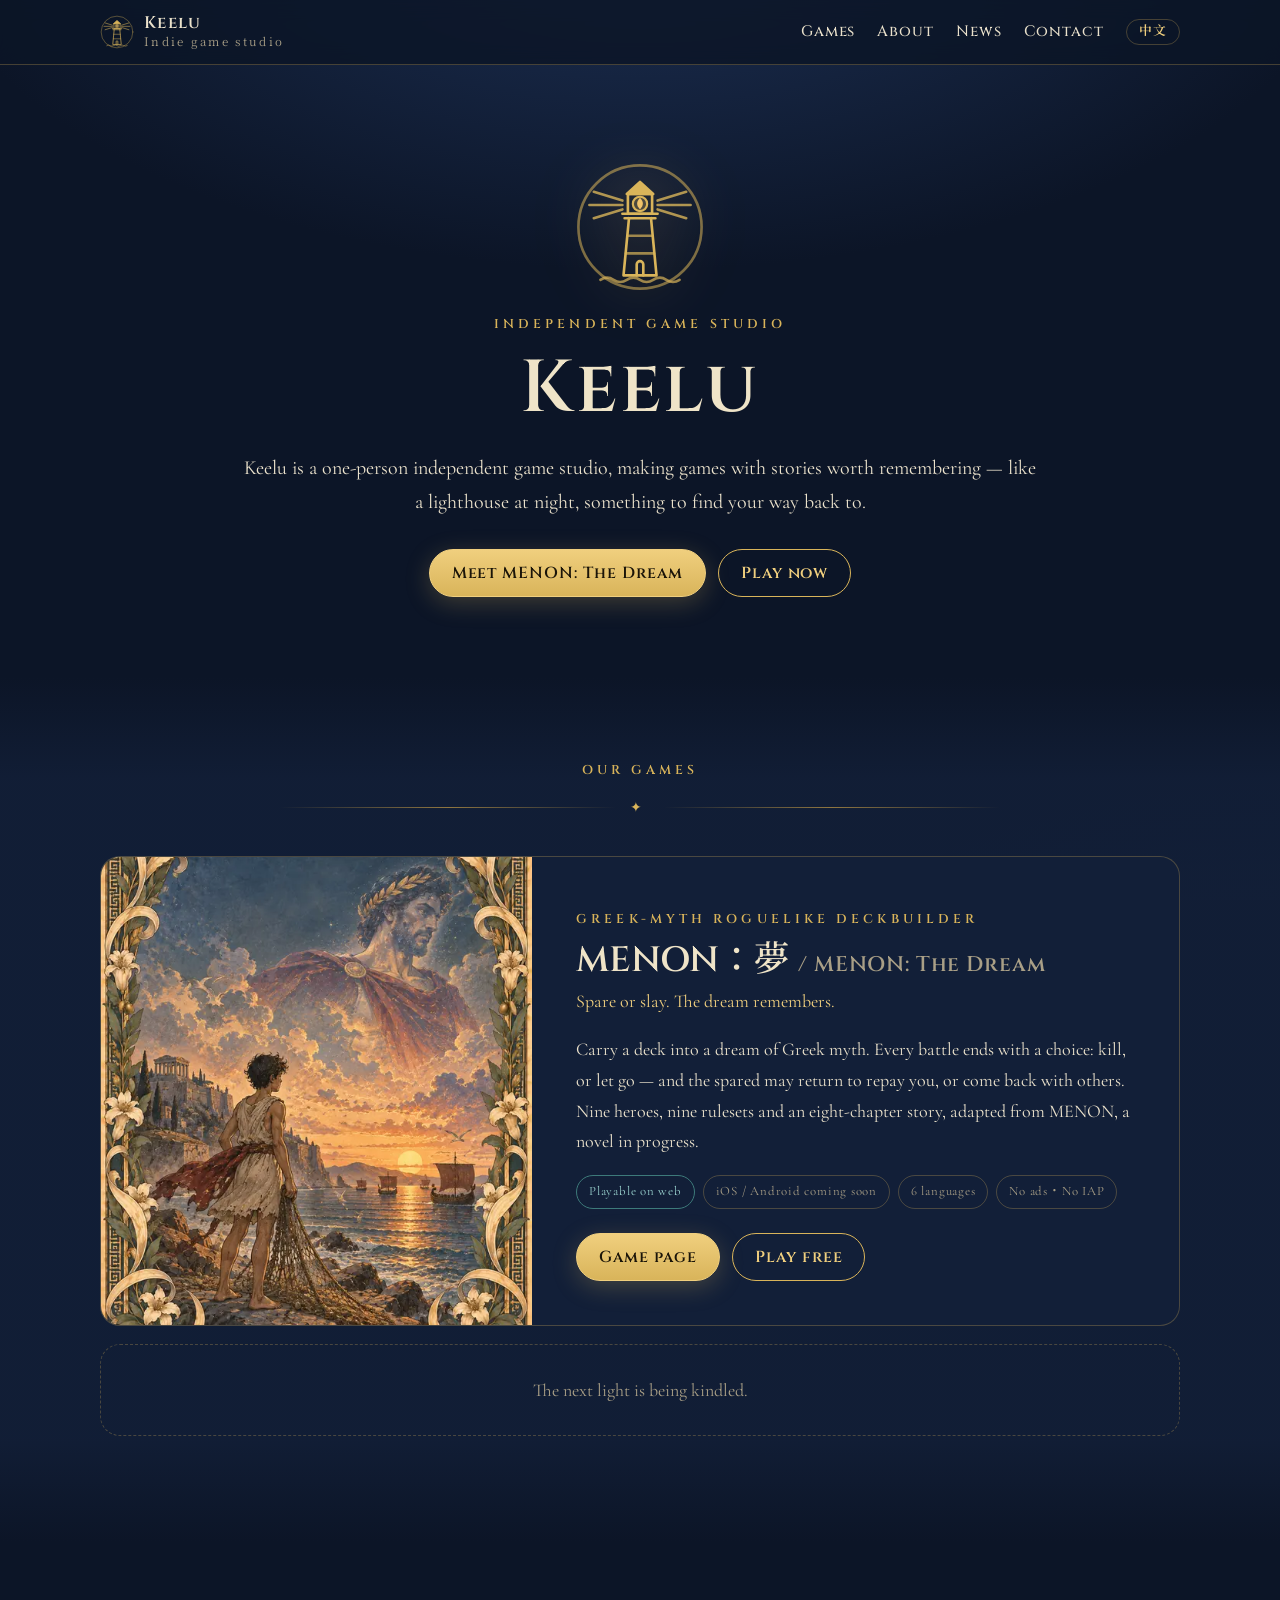
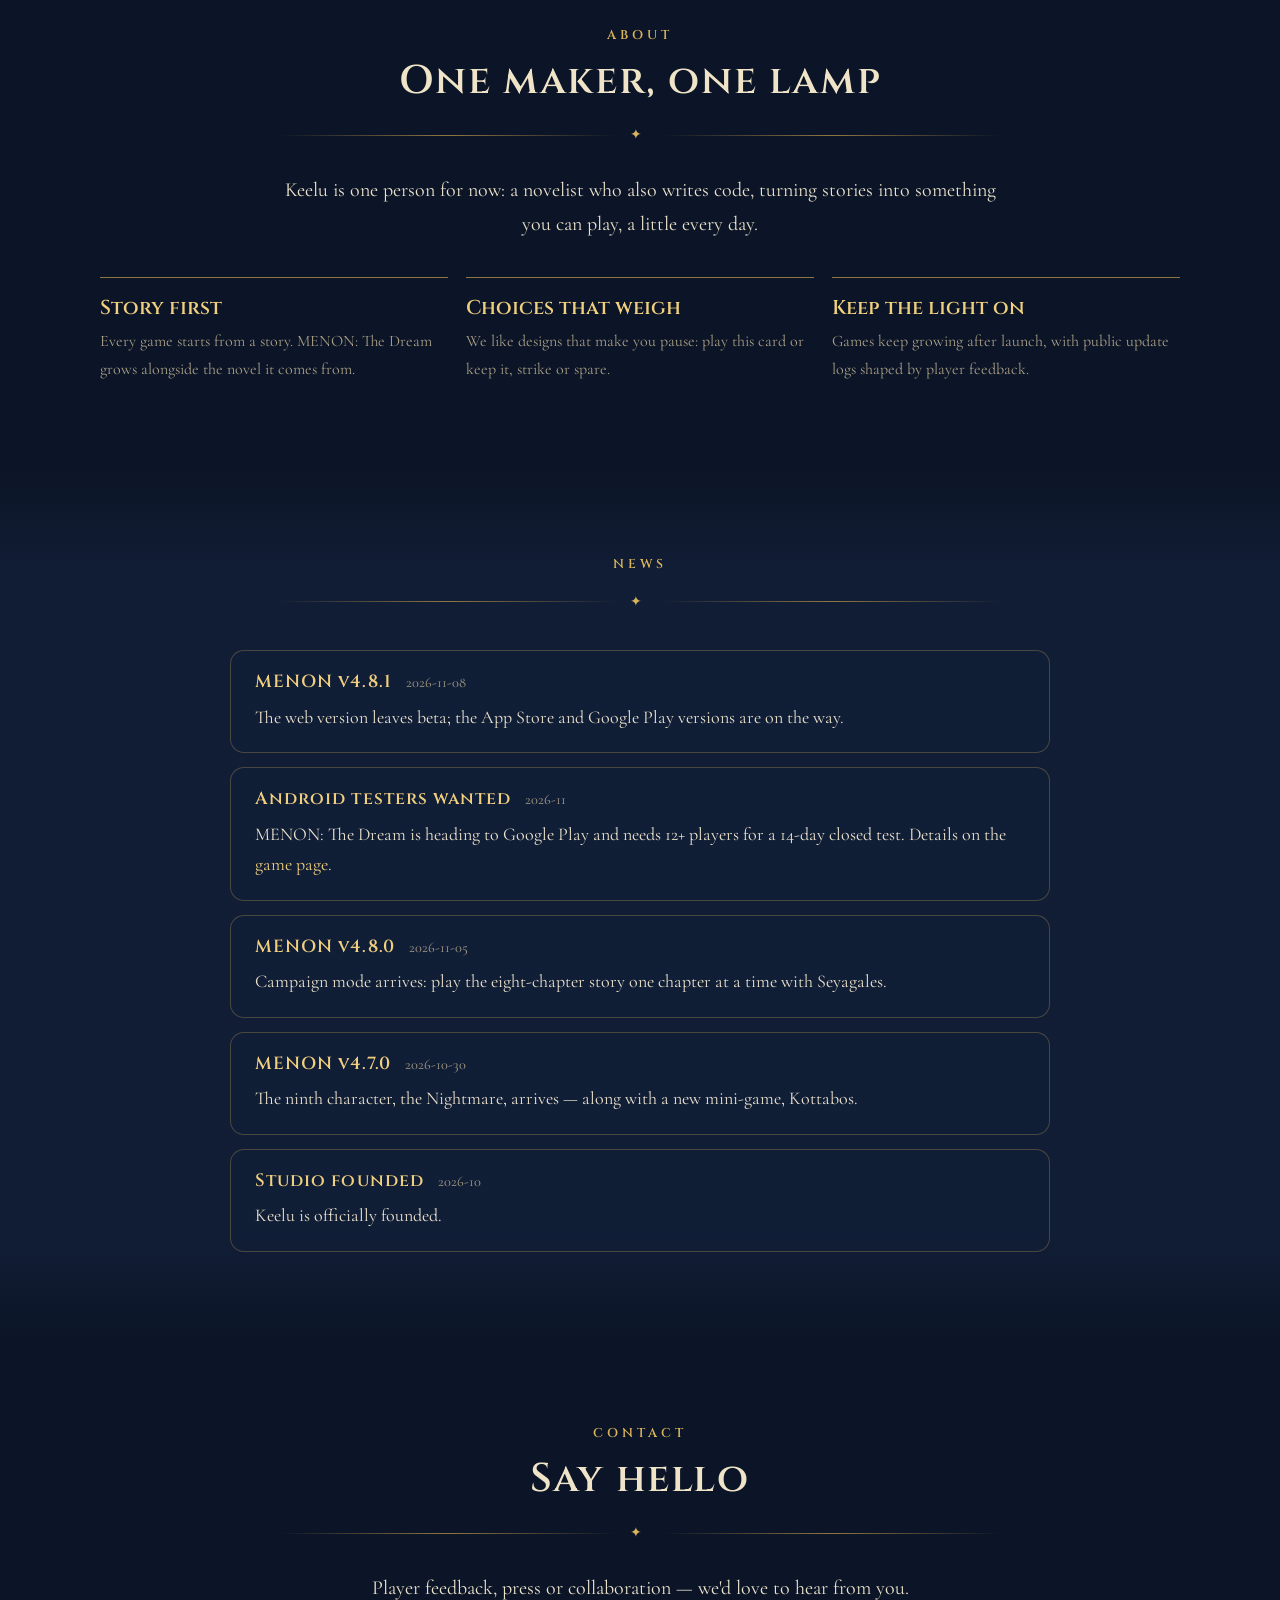
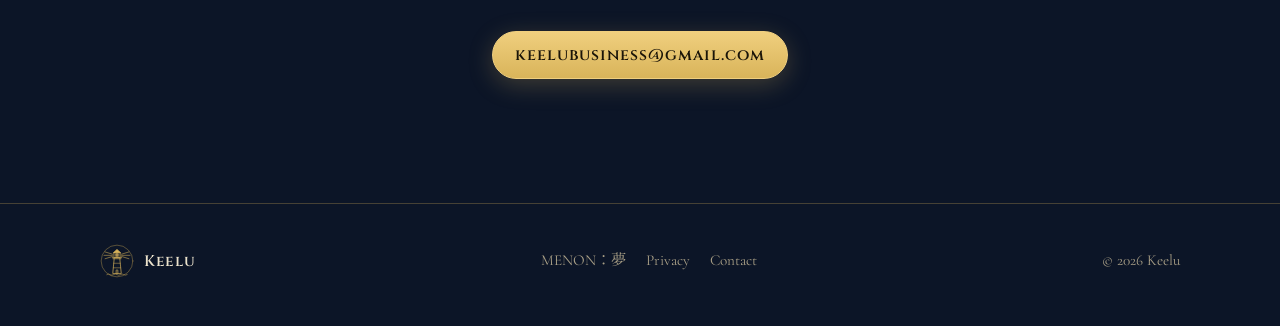
<file: index.html>
<!doctype html>
<html lang="zh-Hant" data-lang="zh" data-title-zh="Keelu 獨立遊戲工作室" data-title-en="Keelu — Independent Game Studio">
<head>
<meta charset="utf-8">
<meta name="viewport" content="width=device-width, initial-scale=1">
<title>Keelu 獨立遊戲工作室</title>
<meta name="description" content="Keelu 是一人獨立遊戲工作室，做有故事的遊戲。首款作品：希臘神話卡牌肉鴿《MENON：夢》，網頁版免費玩。">
<meta name="theme-color" content="#0c1527">
<link rel="icon" href="assets/img/keelu-mark.svg" type="image/svg+xml">
<meta property="og:type" content="website">
<meta property="og:title" content="Keelu">
<meta property="og:description" content="An independent studio making story-driven games. First title: MENON: The Dream, a Greek-myth roguelike deckbuilder. Play free in your browser.">
<meta property="og:image" content="https://tg4424.github.io/assets/img/og-studio.jpg">
<meta property="og:url" content="https://tg4424.github.io/">
<meta name="twitter:card" content="summary_large_image">
<link rel="preconnect" href="https://fonts.googleapis.com">
<link rel="preconnect" href="https://fonts.gstatic.com" crossorigin>
<link href="https://fonts.googleapis.com/css2?family=Cinzel:wght@500;600;700&family=Cormorant+Garamond:ital,wght@0,400;0,500;0,600;1,500&family=Noto+Serif+TC:wght@400;500;700&display=swap" rel="stylesheet">
<link rel="stylesheet" href="assets/css/site.css">
<script defer src="assets/js/site.js"></script>
</head>
<body>
<a class="skip" href="#main"><span lang="zh">跳到內容</span><span lang="en">Skip to content</span></a>

<header class="site-head">
  <div class="wrap">
    <a class="brand" href="./">
      <img src="assets/img/keelu-mark.svg" alt="" width="34" height="34">
      <span>Keelu<small><span lang="zh">獨立遊戲工作室</span><span lang="en">Indie game studio</span></small></span>
    </a>
    <button class="menu-btn" aria-label="Menu" aria-expanded="false"><svg width="24" height="24" viewBox="0 0 24 24" fill="none" stroke="currentColor" stroke-width="2"><path d="M4 7h16M4 12h16M4 17h16"/></svg></button>
    <nav class="nav" aria-label="Main">
      <a href="#games"><span lang="zh">作品</span><span lang="en">Games</span></a>
      <a href="#about"><span lang="zh">關於</span><span lang="en">About</span></a>
      <a href="#news"><span lang="zh">最新消息</span><span lang="en">News</span></a>
      <a href="#contact"><span lang="zh">聯絡</span><span lang="en">Contact</span></a>
      <button class="lang-btn" data-lang-toggle type="button">English</button>
    </nav>
  </div>
</header>

<main id="main">
  <section class="studio-hero">
    <div class="wrap">
      <img class="mark" src="assets/img/keelu-mark.svg" alt="Keelu" width="132" height="132">
      <p class="eyebrow"><span lang="zh">獨立遊戲工作室</span><span lang="en">Independent game studio</span></p>
      <h1>Keelu</h1>
      <p class="lead">
        <span lang="zh">Keelu 是一個人的獨立遊戲工作室。我們想做的，是有故事、值得記住的遊戲——像夜裡的燈塔，讓人找得到回來的路。</span>
        <span lang="en">Keelu is a one-person independent game studio, making games with stories worth remembering — like a lighthouse at night, something to find your way back to.</span>
      </p>
      <div class="btn-row">
        <a class="btn primary" href="games/menon/"><span lang="zh">認識《MENON：夢》</span><span lang="en">Meet MENON: The Dream</span></a>
        <a class="btn" href="https://tg4424.github.io/menon/" target="_blank" rel="noopener"><span lang="zh">直接試玩</span><span lang="en">Play now</span></a>
      </div>
    </div>
  </section>

  <section id="games" class="band">
    <div class="wrap">
      <div class="section-head reveal">
        <p class="eyebrow"><span lang="zh">作品</span><span lang="en">Our games</span></p>
        <div class="orn"><span>✦</span></div>
      </div>

      <article class="game-card reveal">
        <div class="art"><img src="assets/img/title_art.webp" alt="MENON: The Dream key art — a boy on the shore beneath a god in the clouds" loading="lazy" width="560" height="840"></div>
        <div class="body">
          <p class="eyebrow"><span lang="zh">希臘神話・卡牌肉鴿</span><span lang="en">Greek-myth roguelike deckbuilder</span></p>
          <h3>MENON：夢 <span class="muted" style="font-size:.6em;letter-spacing:.04em">/ MENON: The Dream</span></h3>
          <p class="tagline"><span lang="zh">殺或放過，夢會記得。</span><span lang="en">Spare or slay. The dream remembers.</span></p>
          <p>
            <span lang="zh">帶著一副牌走進希臘神話的夢裡。每一場戰鬥的最後都要選擇：殺，還是放過——放過的人可能回來報恩，也可能帶著別人回來。九位角色、九種規則，8 章故事，改編自創作中的小說《米農》。</span>
            <span lang="en">Carry a deck into a dream of Greek myth. Every battle ends with a choice: kill, or let go — and the spared may return to repay you, or come back with others. Nine heroes, nine rulesets and an eight-chapter story, adapted from MENON, a novel in progress.</span>
          </p>
          <div class="chips">
            <span class="chip live"><span lang="zh">網頁版可玩</span><span lang="en">Playable on web</span></span>
            <span class="chip"><span lang="zh">iOS／Android 即將推出</span><span lang="en">iOS / Android coming soon</span></span>
            <span class="chip"><span lang="zh">6 種語言</span><span lang="en">6 languages</span></span>
            <span class="chip"><span lang="zh">沒有廣告・沒有內購</span><span lang="en">No ads・No IAP</span></span>
          </div>
          <div class="btn-row">
            <a class="btn primary" href="games/menon/"><span lang="zh">遊戲介紹</span><span lang="en">Game page</span></a>
            <a class="btn" href="https://tg4424.github.io/menon/" target="_blank" rel="noopener"><span lang="zh">免費試玩</span><span lang="en">Play free</span></a>
          </div>
        </div>
      </article>
      <p class="soon reveal"><span lang="zh">下一盞燈，正在點亮。</span><span lang="en">The next light is being kindled.</span></p>
    </div>
  </section>

  <section id="about">
    <div class="wrap">
      <div class="section-head reveal">
        <p class="eyebrow"><span lang="zh">關於我們</span><span lang="en">About</span></p>
        <h2><span lang="zh">一個人，一盞燈</span><span lang="en">One maker, one lamp</span></h2>
        <div class="orn"><span>✦</span></div>
        <p class="lead" style="margin:0 auto">
          <span lang="zh">Keelu 目前只有一個人：寫小說，也寫程式，每天用零碎的時間把故事做成可以玩的東西。</span>
          <span lang="en">Keelu is one person for now: a novelist who also writes code, turning stories into something you can play, a little every day.</span>
        </p>
      </div>
      <div class="pillars reveal">
        <div>
          <h3><span lang="zh">故事先行</span><span lang="en">Story first</span></h3>
          <p><span lang="zh">每款遊戲都從一個故事開始。《MENON：夢》跟著小說《米農》一起長大。</span><span lang="en">Every game starts from a story. MENON: The Dream grows alongside the novel it comes from.</span></p>
        </div>
        <div>
          <h3><span lang="zh">選擇有重量</span><span lang="en">Choices that weigh</span></h3>
          <p><span lang="zh">我們喜歡讓玩家停下來想一想的設計：這張牌要不要打、這個人要不要放過。</span><span lang="en">We like designs that make you pause: play this card or keep it, strike or spare.</span></p>
        </div>
        <div>
          <h3><span lang="zh">持續點燈</span><span lang="en">Keep the light on</span></h3>
          <p><span lang="zh">遊戲上線後持續更新，並公開更新紀錄，聽玩家的聲音調整。</span><span lang="en">Games keep growing after launch, with public update logs shaped by player feedback.</span></p>
        </div>
      </div>
    </div>
  </section>

  <section id="news" class="band">
    <div class="wrap">
      <div class="section-head reveal">
        <p class="eyebrow"><span lang="zh">最新消息</span><span lang="en">News</span></p>
        <div class="orn"><span>✦</span></div>
      </div>
      <div class="news reveal">
        <article>
          <div class="meta"><span class="ver">MENON v4.8.1</span><time datetime="2026-11-08">2026-11-08</time></div>
          <p style="margin:0"><span lang="zh">網頁版成為正式版，App Store 與 Google Play 上架準備中。</span><span lang="en">The web version leaves beta; the App Store and Google Play versions are on the way.</span></p>
        </article>
        <article>
          <div class="meta"><span class="ver"><span lang="zh">招募 Android 測試員</span><span lang="en">Android testers wanted</span></span><time datetime="2026-11">2026-11</time></div>
          <p style="margin:0"><span lang="zh">《MENON：夢》準備上架 Google Play，需要 12 位以上的玩家參加 14 天封閉測試。詳情請見 <a href="games/menon/#test">遊戲頁</a>。</span><span lang="en">MENON: The Dream is heading to Google Play and needs 12+ players for a 14-day closed test. Details on the <a href="games/menon/#test">game page</a>.</span></p>
        </article>
        <article>
          <div class="meta"><span class="ver">MENON v4.8.0</span><time datetime="2026-11-05">2026-11-05</time></div>
          <p style="margin:0"><span lang="zh">故事多了「戰役」模式：跟著 Seyagales 把 8 章一章一章打過去。</span><span lang="en">Campaign mode arrives: play the eight-chapter story one chapter at a time with Seyagales.</span></p>
        </article>
        <article>
          <div class="meta"><span class="ver">MENON v4.7.0</span><time datetime="2026-10-30">2026-10-30</time></div>
          <p style="margin:0"><span lang="zh">第九位角色「夢魘」登場，還有新的小遊戲「科塔博斯」。</span><span lang="en">The ninth character, the Nightmare, arrives — along with a new mini-game, Kottabos.</span></p>
        </article>
        <article>
          <div class="meta"><span class="ver"><span lang="zh">工作室成立</span><span lang="en">Studio founded</span></span><time datetime="2026-10">2026-10</time></div>
          <p style="margin:0"><span lang="zh">Keelu 工作室正式成立。</span><span lang="en">Keelu is officially founded.</span></p>
        </article>
      </div>
    </div>
  </section>

  <section id="contact">
    <div class="wrap" style="text-align:center">
      <div class="section-head reveal">
        <p class="eyebrow"><span lang="zh">聯絡</span><span lang="en">Contact</span></p>
        <h2><span lang="zh">來信、合作、媒體</span><span lang="en">Say hello</span></h2>
        <div class="orn"><span>✦</span></div>
        <p class="lead" style="margin:0 auto 26px"><span lang="zh">玩家回饋、媒體採訪或合作邀約，都歡迎寫信給我們。</span><span lang="en">Player feedback, press or collaboration — we'd love to hear from you.</span></p>
        <a class="btn primary" href="mailto:keelubusiness@gmail.com">keelubusiness@gmail.com</a>
      </div>
      <div class="socials reveal" data-social-group style="margin-top:28px">
        <a data-social="x" hidden target="_blank" rel="noopener">X</a>
        <a data-social="instagram" hidden target="_blank" rel="noopener">Instagram</a>
        <a data-social="threads" hidden target="_blank" rel="noopener">Threads</a>
        <a data-social="discord" hidden target="_blank" rel="noopener">Discord</a>
      </div>
    </div>
  </section>
</main>

<footer class="site-foot">
  <div class="wrap">
    <a class="brand" href="./"><img src="assets/img/keelu-mark.svg" alt="" width="28" height="28"><span>Keelu</span></a>
    <div class="foot-links">
      <a href="games/menon/">MENON：夢</a>
      <a href="https://tg4424.github.io/menon/privacy.html" target="_blank" rel="noopener"><span lang="zh">隱私權政策</span><span lang="en">Privacy</span></a>
      <a href="mailto:keelubusiness@gmail.com"><span lang="zh">聯絡我們</span><span lang="en">Contact</span></a>
    </div>
    <div>© <span data-year>2026</span> Keelu</div>
  </div>
</footer>
</body>
</html>
</file>
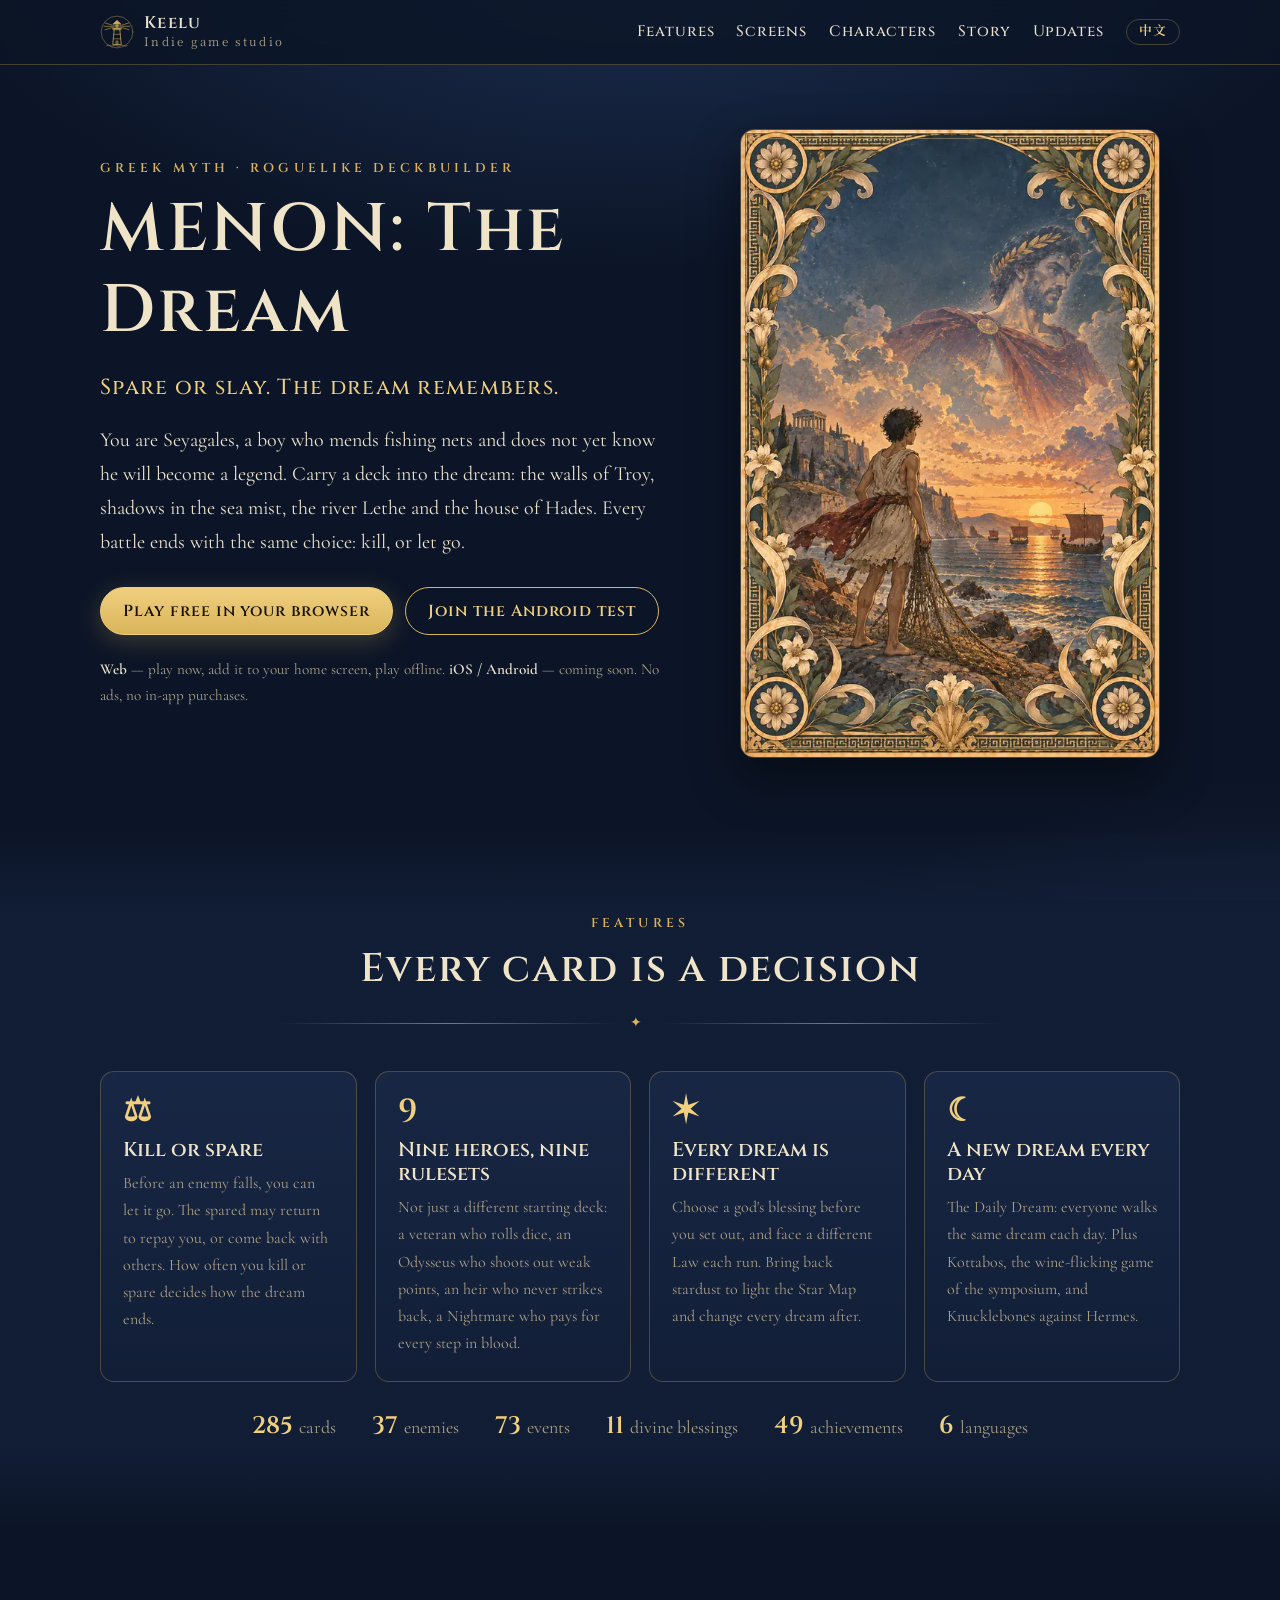
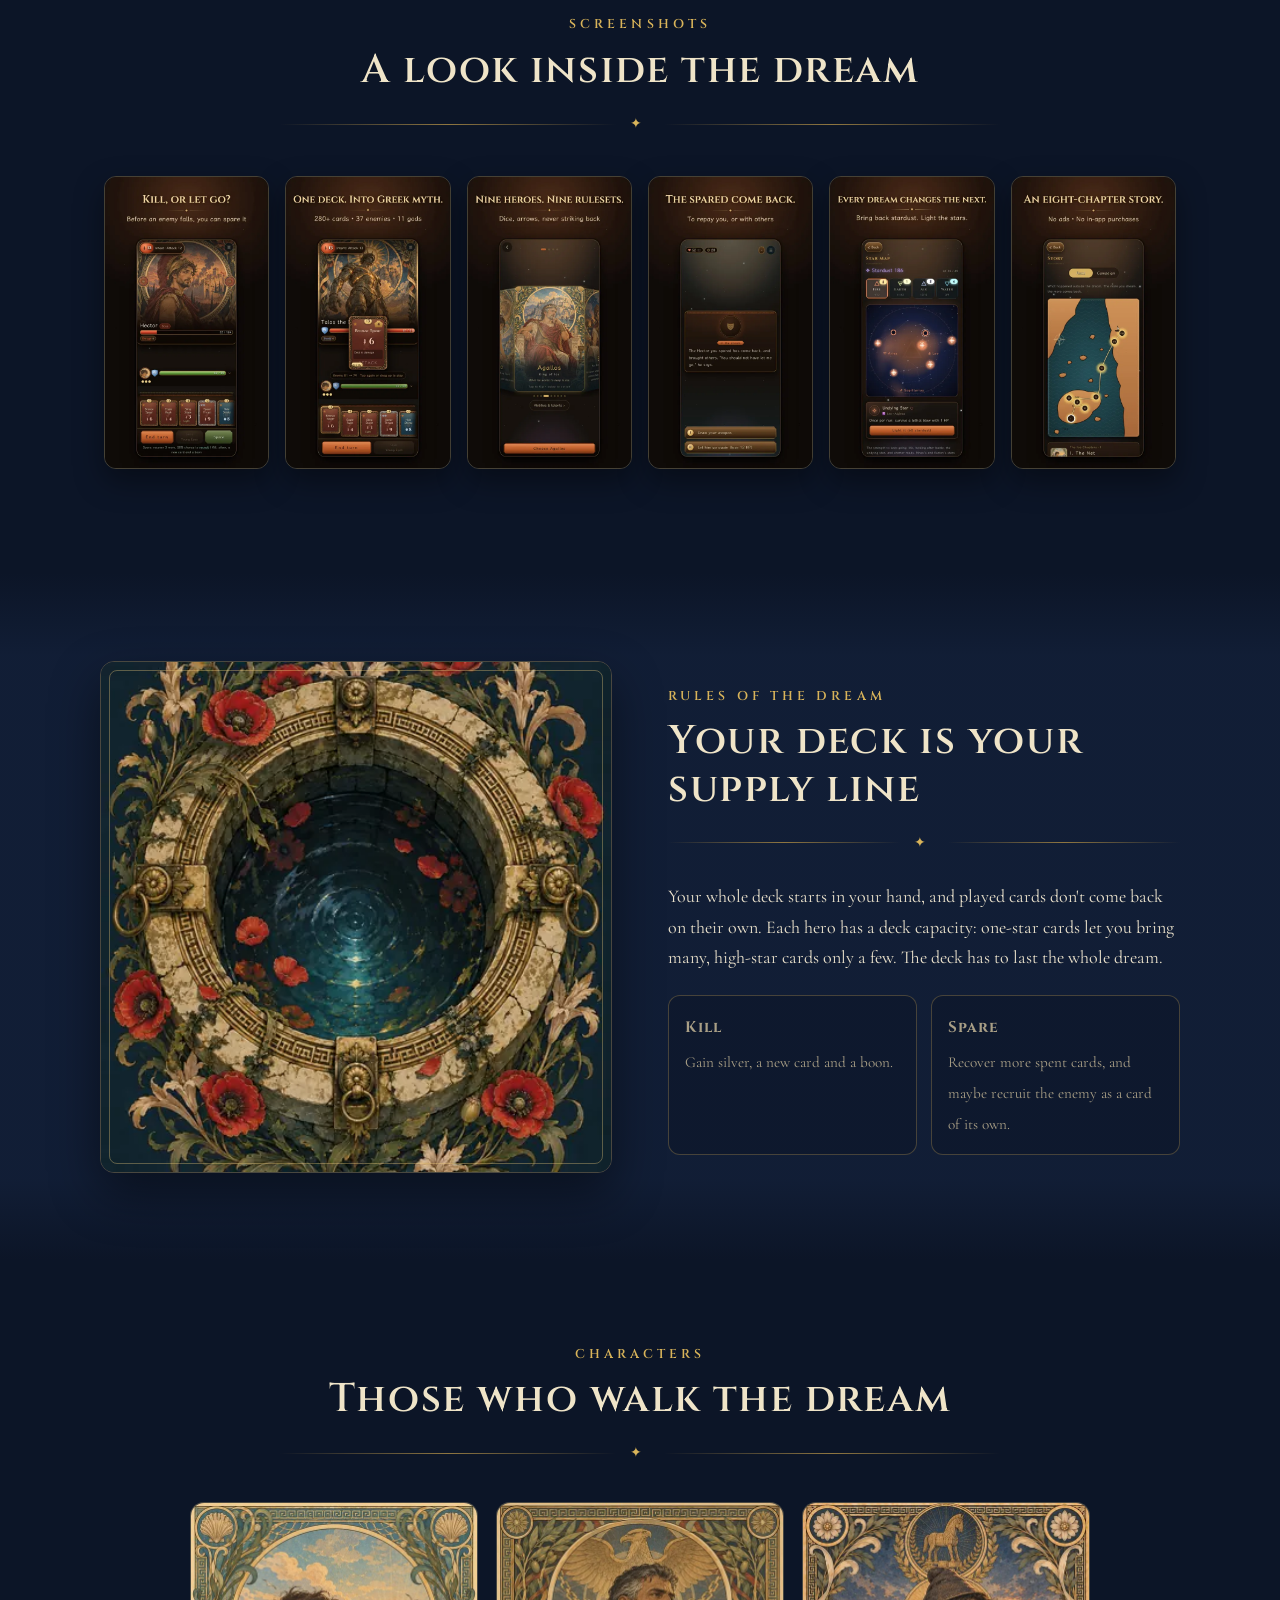
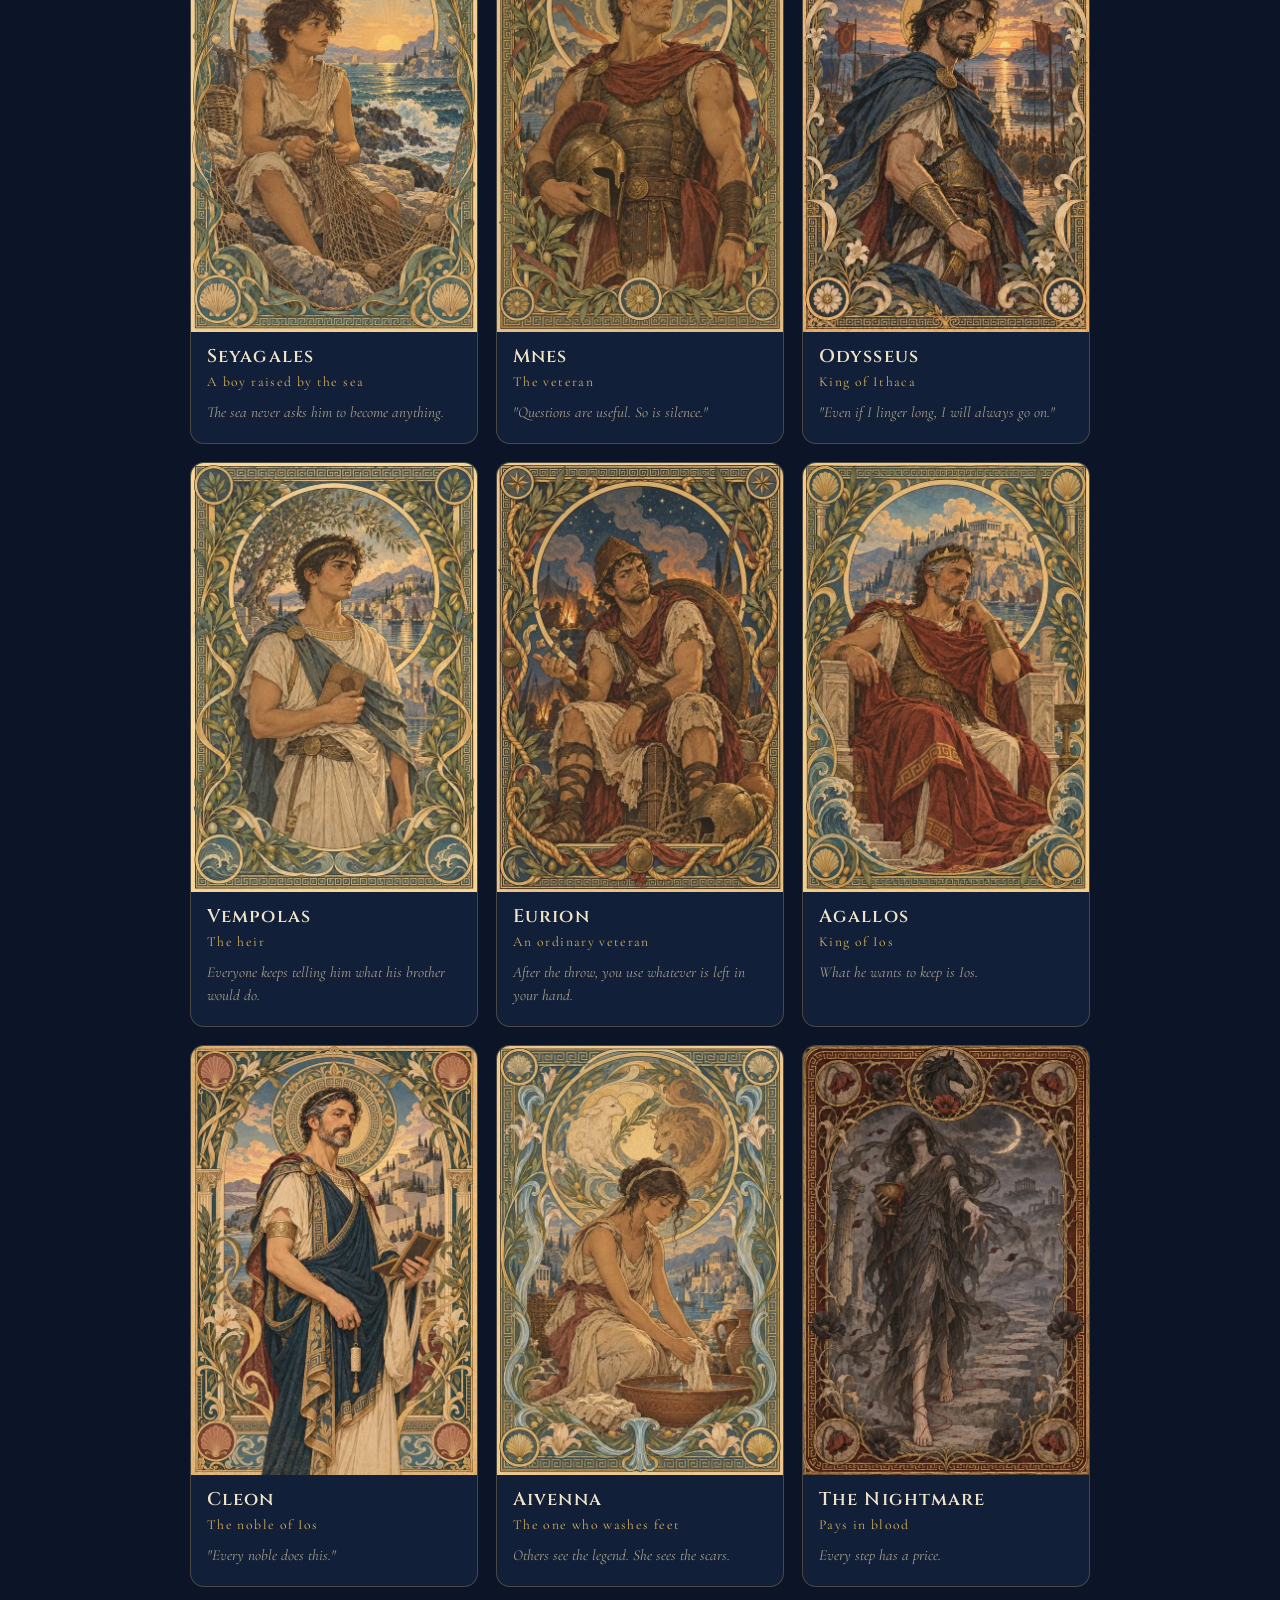
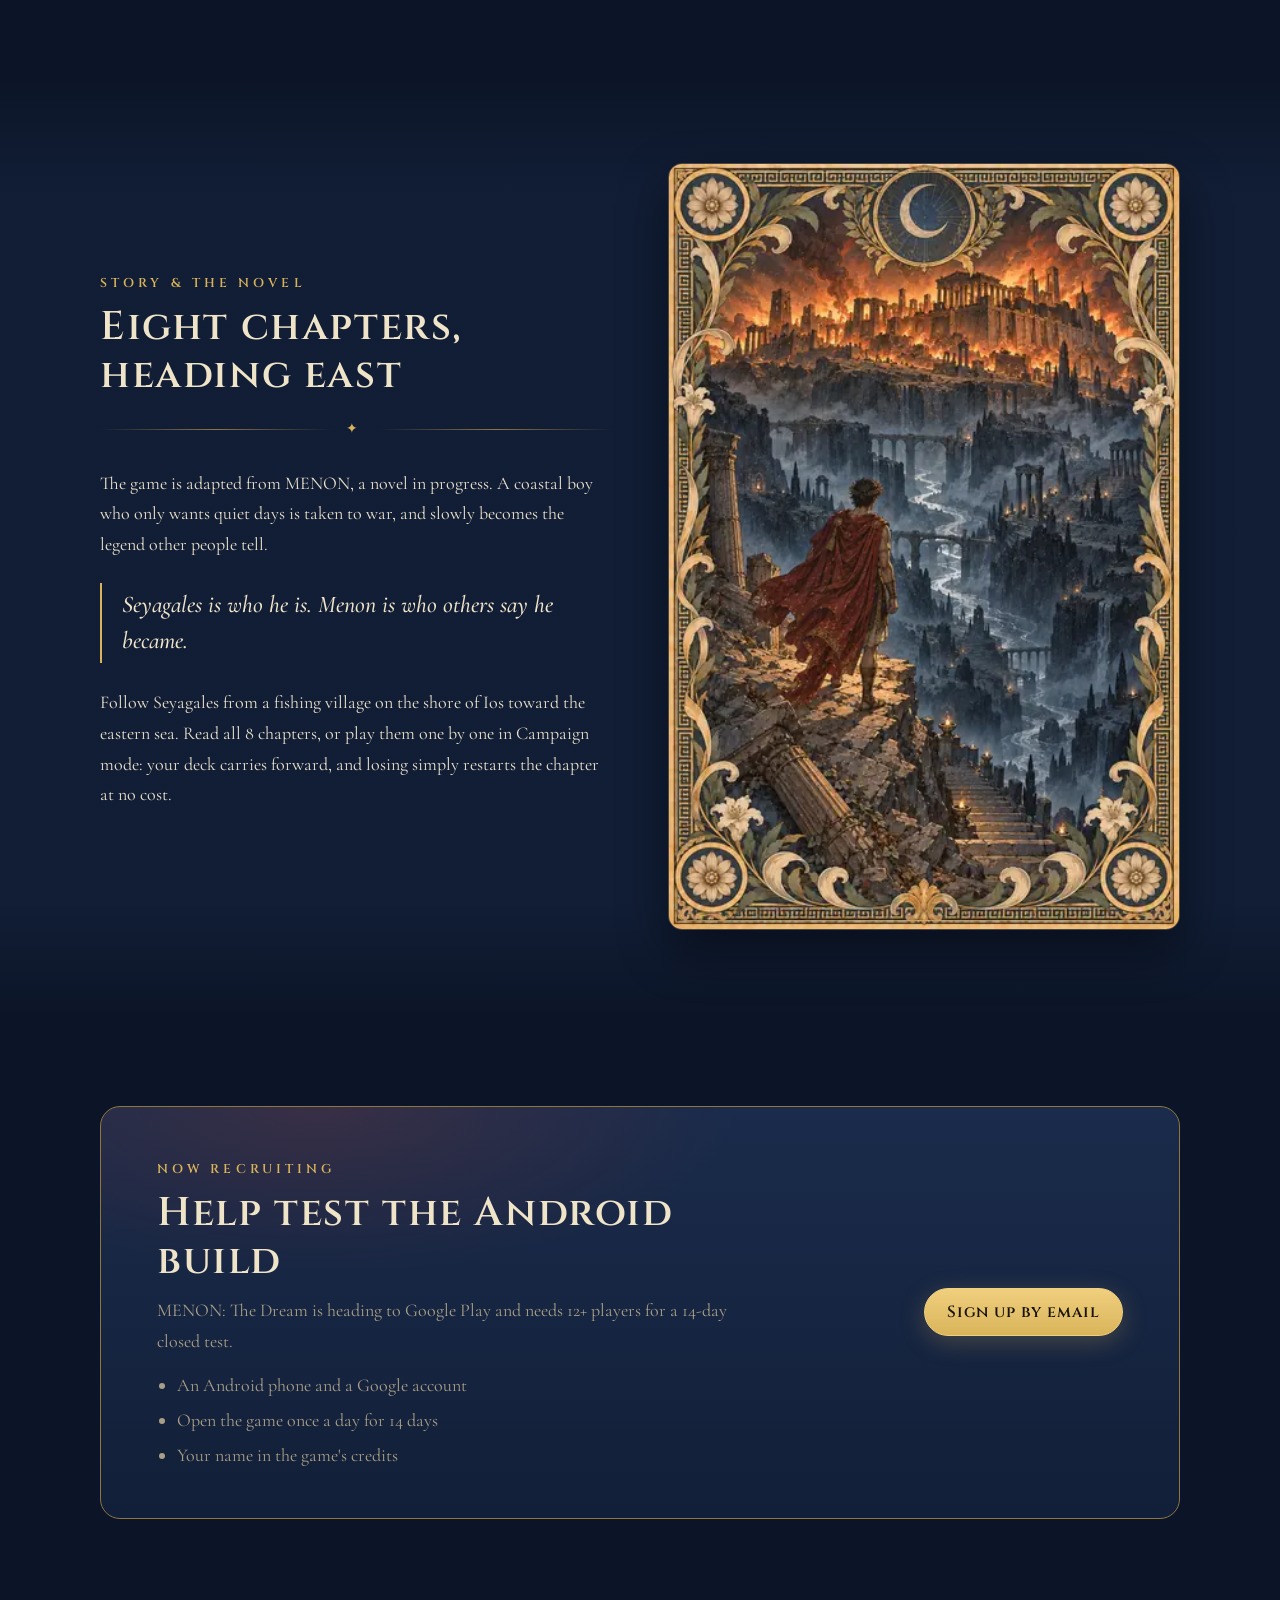
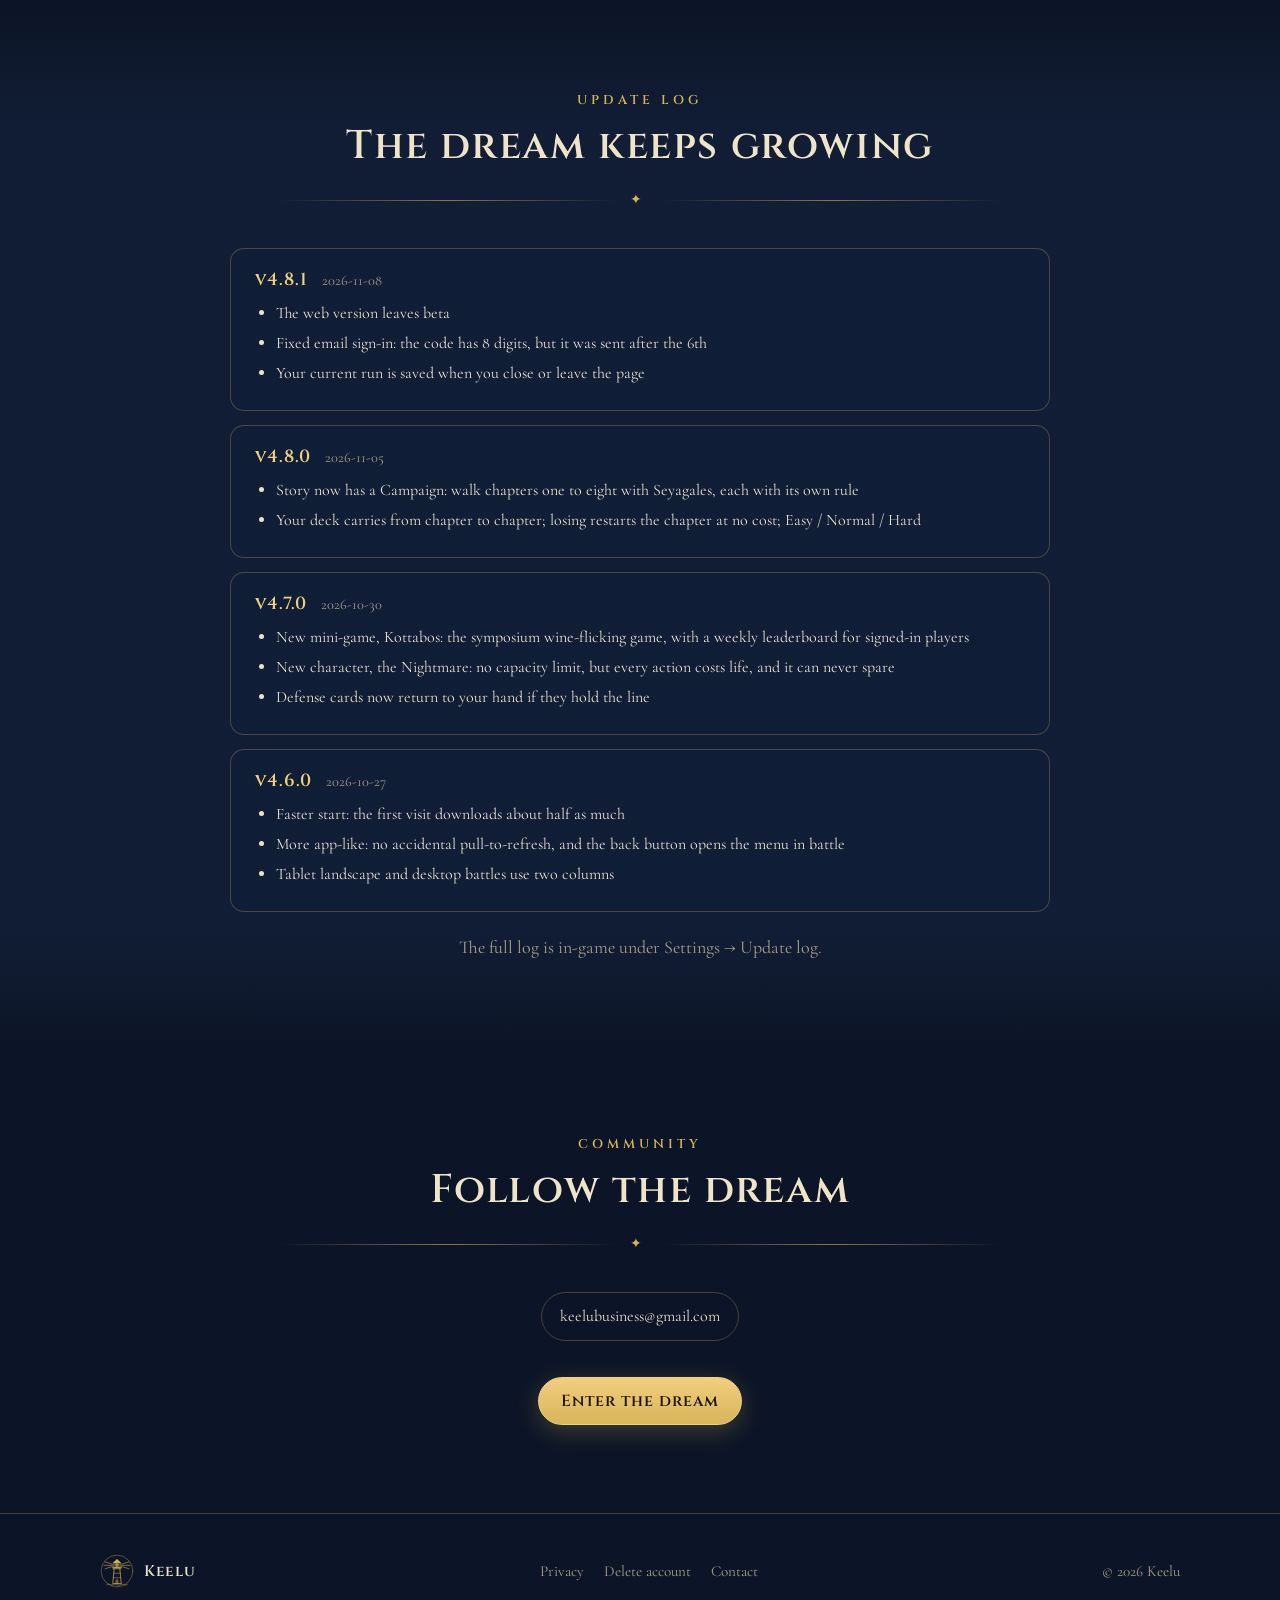
<file: games/menon/index.html>
<!doctype html>
<html lang="zh-Hant" data-lang="zh" data-title-zh="MENON：夢｜希臘神話卡牌肉鴿" data-title-en="MENON: The Dream — a Greek-myth roguelike deckbuilder">
<head>
<meta charset="utf-8">
<meta name="viewport" content="width=device-width, initial-scale=1">
<title>MENON：夢｜希臘神話卡牌肉鴿</title>
<meta name="description" content="《MENON：夢》是希臘神話的卡牌肉鴿：每場戰鬥的最後，都要選擇殺，還是放過。九位角色、九種規則，網頁版免費玩，沒有廣告、沒有內購。">
<meta name="theme-color" content="#0c1527">
<link rel="icon" href="../../assets/img/menon-favicon-32.png" type="image/png">
<link rel="apple-touch-icon" href="../../assets/img/menon-icon-180.png">
<meta property="og:type" content="website">
<meta property="og:title" content="MENON: The Dream">
<meta property="og:description" content="A Greek-myth roguelike deckbuilder. Spare or slay — the dream remembers. Play free in your browser. No ads, no in-app purchases.">
<meta property="og:image" content="https://tg4424.github.io/assets/img/og-menon.jpg">
<meta property="og:url" content="https://tg4424.github.io/games/menon/">
<meta name="twitter:card" content="summary_large_image">
<link rel="preconnect" href="https://fonts.googleapis.com">
<link rel="preconnect" href="https://fonts.gstatic.com" crossorigin>
<link href="https://fonts.googleapis.com/css2?family=Cinzel:wght@500;600;700&family=Cormorant+Garamond:ital,wght@0,400;0,500;0,600;1,500&family=Noto+Serif+TC:wght@400;500;700&display=swap" rel="stylesheet">
<link rel="stylesheet" href="../../assets/css/site.css">
<script defer src="../../assets/js/site.js"></script>
</head>
<body>
<a class="skip" href="#main"><span lang="zh">跳到內容</span><span lang="en">Skip to content</span></a>

<header class="site-head">
  <div class="wrap">
    <a class="brand" href="../../">
      <img src="../../assets/img/keelu-mark.svg" alt="" width="34" height="34">
      <span>Keelu<small><span lang="zh">獨立遊戲工作室</span><span lang="en">Indie game studio</span></small></span>
    </a>
    <button class="menu-btn" aria-label="Menu" aria-expanded="false"><svg width="24" height="24" viewBox="0 0 24 24" fill="none" stroke="currentColor" stroke-width="2"><path d="M4 7h16M4 12h16M4 17h16"/></svg></button>
    <nav class="nav" aria-label="Main">
      <a href="#features"><span lang="zh">特色</span><span lang="en">Features</span></a>
      <a href="#shots"><span lang="zh">畫面</span><span lang="en">Screens</span></a>
      <a href="#characters"><span lang="zh">角色</span><span lang="en">Characters</span></a>
      <a href="#story"><span lang="zh">故事</span><span lang="en">Story</span></a>
      <a href="#updates"><span lang="zh">更新</span><span lang="en">Updates</span></a>
      <button class="lang-btn" data-lang-toggle type="button">English</button>
    </nav>
  </div>
</header>

<main id="main">
  <!-- HERO -->
  <section class="hero">
    <div class="wrap hero-grid">
      <div>
        <p class="eyebrow"><span lang="zh">希臘神話・卡牌肉鴿</span><span lang="en">Greek myth · Roguelike deckbuilder</span></p>
        <h1><span lang="zh">MENON：夢</span><span lang="en">MENON: The Dream</span></h1>
        <p class="sub"><span lang="zh">殺或放過，夢會記得。</span><span lang="en">Spare or slay. The dream remembers.</span></p>
        <p class="lead">
          <span lang="zh">你是補網的少年 Seyagales，還不知道自己會成為傳說。你帶著一副牌走進夢裡：特洛伊的城牆、海霧中的影子、忘川與冥府。每一場戰鬥的最後，都要做同一個選擇——殺，還是放過。</span>
          <span lang="en">You are Seyagales, a boy who mends fishing nets and does not yet know he will become a legend. Carry a deck into the dream: the walls of Troy, shadows in the sea mist, the river Lethe and the house of Hades. Every battle ends with the same choice: kill, or let go.</span>
        </p>
        <div class="btn-row">
          <a class="btn primary" href="https://tg4424.github.io/menon/" target="_blank" rel="noopener"><span lang="zh">免費試玩（網頁版）</span><span lang="en">Play free in your browser</span></a>
          <a class="btn" href="#test"><span lang="zh">報名 Android 測試</span><span lang="en">Join the Android test</span></a>
        </div>
        <p class="platforms">
          <span lang="zh"><b>網頁版</b>現在就能玩，手機可加到主畫面，離線也能玩。<b>iOS／Android</b> 即將推出。沒有廣告，沒有內購。</span>
          <span lang="en"><b>Web</b> — play now, add it to your home screen, play offline. <b>iOS / Android</b> — coming soon. No ads, no in-app purchases.</span>
        </p>
      </div>
      <div class="hero-art frame">
        <img src="../../assets/img/title_art.webp" alt="A boy stands on a Bronze Age shore at sunset while a god's face forms in the clouds" width="560" height="840">
      </div>
    </div>
  </section>

  <!-- FEATURES -->
  <section id="features" class="band">
    <div class="wrap">
      <div class="section-head reveal">
        <p class="eyebrow"><span lang="zh">遊戲特色</span><span lang="en">Features</span></p>
        <h2><span lang="zh">每一張牌，都要想清楚</span><span lang="en">Every card is a decision</span></h2>
        <div class="orn"><span>✦</span></div>
      </div>
      <div class="features reveal">
        <div class="feature">
          <div class="num">⚖</div>
          <h3><span lang="zh">殺或放過</span><span lang="en">Kill or spare</span></h3>
          <p><span lang="zh">敵人倒下之前，你可以放過牠。放過的人可能回來報恩，也可能帶著別人回來；你殺與放的次數，決定這場夢怎麼結束。</span><span lang="en">Before an enemy falls, you can let it go. The spared may return to repay you, or come back with others. How often you kill or spare decides how the dream ends.</span></p>
        </div>
        <div class="feature">
          <div class="num">9</div>
          <h3><span lang="zh">九位角色，九種規則</span><span lang="en">Nine heroes, nine rulesets</span></h3>
          <p><span lang="zh">不只是換一套起始牌組：擲骰出牌的老兵、找弱點射箭的奧德修斯、從不還手的繼承人、每一步都要付血的夢魘。</span><span lang="en">Not just a different starting deck: a veteran who rolls dice, an Odysseus who shoots out weak points, an heir who never strikes back, a Nightmare who pays for every step in blood.</span></p>
        </div>
        <div class="feature">
          <div class="num">✶</div>
          <h3><span lang="zh">每一場夢都不同</span><span lang="en">Every dream is different</span></h3>
          <p><span lang="zh">出發前選一位神的祝福，每場還有不同的「法則」。醒來帶回星塵點亮星圖，讓之後的夢都變得不一樣。</span><span lang="en">Choose a god's blessing before you set out, and face a different Law each run. Bring back stardust to light the Star Map and change every dream after.</span></p>
        </div>
        <div class="feature">
          <div class="num">☾</div>
          <h3><span lang="zh">每天都有新的夢</span><span lang="en">A new dream every day</span></h3>
          <p><span lang="zh">每日夢境：所有人同一天走同一場夢，比比看誰走得遠。還有古希臘宴會的擲酒遊戲「科塔博斯」，和跟赫密士對擲的羊距骨。</span><span lang="en">The Daily Dream: everyone walks the same dream each day. Plus Kottabos, the wine-flicking game of the symposium, and Knucklebones against Hermes.</span></p>
        </div>
      </div>
      <div class="stats reveal">
        <span><b>285</b><span lang="zh">張卡牌</span><span lang="en">cards</span></span>
        <span><b>37</b><span lang="zh">種敵人</span><span lang="en">enemies</span></span>
        <span><b>73</b><span lang="zh">個事件</span><span lang="en">events</span></span>
        <span><b>11</b><span lang="zh">位神的祝福</span><span lang="en">divine blessings</span></span>
        <span><b>49</b><span lang="zh">個成就</span><span lang="en">achievements</span></span>
        <span><b>6</b><span lang="zh">種語言</span><span lang="en">languages</span></span>
      </div>
    </div>
  </section>

  <!-- SCREENSHOTS -->
  <section id="shots">
    <div class="wrap">
      <div class="section-head reveal">
        <p class="eyebrow"><span lang="zh">遊戲畫面</span><span lang="en">Screenshots</span></p>
        <h2><span lang="zh">走進夢裡看看</span><span lang="en">A look inside the dream</span></h2>
        <div class="orn"><span>✦</span></div>
      </div>
      <div class="shots reveal" lang="zh">
        <img src="../../assets/shots/zh-1.webp" alt="戰鬥中赫克托耳只剩 22 點生命，畫面出現「放過」按鈕" width="540" height="960" loading="lazy">
        <img src="../../assets/shots/zh-2.webp" alt="對青銅巨人塔羅斯出牌" width="540" height="960" loading="lazy">
        <img src="../../assets/shots/zh-3.webp" alt="選角色畫面，正在看 Agallos" width="540" height="960" loading="lazy">
        <img src="../../assets/shots/zh-4.webp" alt="被放過的赫克托耳回來報仇" width="540" height="960" loading="lazy">
        <img src="../../assets/shots/zh-5.webp" alt="點亮了一部分的星圖" width="540" height="960" loading="lazy">
        <img src="../../assets/shots/zh-6.webp" alt="八章故事的地圖" width="540" height="960" loading="lazy">
      </div>
      <div class="shots reveal" lang="en">
        <img src="../../assets/shots/en-1.webp" alt="Hector at 22 life in battle, with the Spare button showing" width="540" height="960" loading="lazy">
        <img src="../../assets/shots/en-2.webp" alt="Playing a card against Talos, the bronze giant" width="540" height="960" loading="lazy">
        <img src="../../assets/shots/en-3.webp" alt="Character select, looking at Agallos" width="540" height="960" loading="lazy">
        <img src="../../assets/shots/en-4.webp" alt="Hector, once spared, returns for revenge" width="540" height="960" loading="lazy">
        <img src="../../assets/shots/en-5.webp" alt="The Star Map, partly lit" width="540" height="960" loading="lazy">
        <img src="../../assets/shots/en-6.webp" alt="The map of the eight-chapter story" width="540" height="960" loading="lazy">
      </div>
    </div>
  </section>

  <!-- MERCY SPLIT -->
  <section class="band">
    <div class="wrap split">
      <div class="split-art frame reveal"><img src="../../assets/img/dream_well.webp" alt="A stone well ringed with red poppies, its water glowing in the dark" loading="lazy" width="440" height="440"></div>
      <div class="reveal">
        <p class="eyebrow"><span lang="zh">夢的規則</span><span lang="en">Rules of the dream</span></p>
        <h2><span lang="zh">牌是補給，不是彈藥</span><span lang="en">Your deck is your supply line</span></h2>
        <div class="orn"><span>✦</span></div>
        <p><span lang="zh">整副牌一開始就在手上，出掉的牌不會自己回來。每位角色都有自己的牌組容量：帶一星牌能帶很多張，帶高星牌只能帶幾張。整副牌要撐完整場夢。</span><span lang="en">Your whole deck starts in your hand, and played cards don't come back on their own. Each hero has a deck capacity: one-star cards let you bring many, high-star cards only a few. The deck has to last the whole dream.</span></p>
        <div class="choice">
          <div><b><span lang="zh">殺掉</span><span lang="en">Kill</span></b><span><span lang="zh">拿到銀幣、一張新牌，還能挑一個強化。</span><span lang="en">Gain silver, a new card and a boon.</span></span></div>
          <div><b><span lang="zh">放過</span><span lang="en">Spare</span></b><span><span lang="zh">多取回幾張用掉的牌，還有機會招募牠，讓牠變成一張專屬牌跟著你。</span><span lang="en">Recover more spent cards, and maybe recruit the enemy as a card of its own.</span></span></div>
        </div>
      </div>
    </div>
  </section>

  <!-- CHARACTERS -->
  <section id="characters">
    <div class="wrap">
      <div class="section-head reveal">
        <p class="eyebrow"><span lang="zh">角色</span><span lang="en">Characters</span></p>
        <h2><span lang="zh">夢裡的人</span><span lang="en">Those who walk the dream</span></h2>
        <div class="orn"><span>✦</span></div>
      </div>
      <div class="chars reveal">
        <figure class="char"><img src="../../assets/img/seyagales.webp" alt="Seyagales mending a net by the sea" loading="lazy" width="576" height="864"><figcaption><div class="name">Seyagales</div><div class="role"><span lang="zh">海邊長大的少年</span><span lang="en">A boy raised by the sea</span></div><p class="line"><span lang="zh">海不要求他變成什麼。</span><span lang="en">The sea never asks him to become anything.</span></p></figcaption></figure>
        <figure class="char"><img src="../../assets/img/mnes.webp" alt="Mnes, a veteran in bronze armor holding his helmet" loading="lazy" width="576" height="864"><figcaption><div class="name">Mnes</div><div class="role"><span lang="zh">老兵</span><span lang="en">The veteran</span></div><p class="line"><span lang="zh">「問題有用，沉默也是。」</span><span lang="en">"Questions are useful. So is silence."</span></p></figcaption></figure>
        <figure class="char"><img src="../../assets/img/odysseus.webp" alt="Odysseus in a blue cloak before ships" loading="lazy" width="576" height="864"><figcaption><div class="name">Odysseus</div><div class="role"><span lang="zh">伊薩卡的王</span><span lang="en">King of Ithaca</span></div><p class="line"><span lang="zh">「即使我駐留許久，我始終會前進。」</span><span lang="en">"Even if I linger long, I will always go on."</span></p></figcaption></figure>
        <figure class="char"><img src="../../assets/img/vempolas.webp" alt="Vempolas, the heir" loading="lazy" width="576" height="864"><figcaption><div class="name">Vempolas</div><div class="role"><span lang="zh">王位繼承人</span><span lang="en">The heir</span></div><p class="line"><span lang="zh">每個人都在告訴他，他哥哥會怎麼做。</span><span lang="en">Everyone keeps telling him what his brother would do.</span></p></figcaption></figure>
        <figure class="char"><img src="../../assets/img/eurion.webp" alt="Eurion, an ordinary veteran" loading="lazy" width="576" height="864"><figcaption><div class="name">Eurion</div><div class="role"><span lang="zh">普通的老兵</span><span lang="en">An ordinary veteran</span></div><p class="line"><span lang="zh">擲下去之後，手上剩什麼就用什麼。</span><span lang="en">After the throw, you use whatever is left in your hand.</span></p></figcaption></figure>
        <figure class="char"><img src="../../assets/img/agallos.webp" alt="Agallos, King of Ios" loading="lazy" width="576" height="864"><figcaption><div class="name">Agallos</div><div class="role"><span lang="zh">伊奧斯之王</span><span lang="en">King of Ios</span></div><p class="line"><span lang="zh">他想保住的，是伊奧斯。</span><span lang="en">What he wants to keep is Ios.</span></p></figcaption></figure>
        <figure class="char"><img src="../../assets/img/cleon.webp" alt="Cleon, a noble of Ios holding a tablet" loading="lazy" width="576" height="864"><figcaption><div class="name">Cleon</div><div class="role"><span lang="zh">伊奧斯的貴族</span><span lang="en">The noble of Ios</span></div><p class="line"><span lang="zh">「每個貴族都這樣做。」</span><span lang="en">"Every noble does this."</span></p></figcaption></figure>
        <figure class="char"><img src="../../assets/img/aivenna.webp" alt="Aivenna kneeling beside a basin of water" loading="lazy" width="576" height="864"><figcaption><div class="name">Aivenna</div><div class="role"><span lang="zh">洗腳的人</span><span lang="en">The one who washes feet</span></div><p class="line"><span lang="zh">別人看見傳說；她看見傷疤。</span><span lang="en">Others see the legend. She sees the scars.</span></p></figcaption></figure>
        <figure class="char"><img src="../../assets/img/nightmare.webp" alt="The Nightmare, a hooded figure holding a bleeding cup on a ruined stair" loading="lazy" width="576" height="864"><figcaption><div class="name"><span lang="zh">夢魘</span><span lang="en">The Nightmare</span></div><div class="role"><span lang="zh">以血為價</span><span lang="en">Pays in blood</span></div><p class="line"><span lang="zh">每一步都要付出代價。</span><span lang="en">Every step has a price.</span></p></figcaption></figure>
      </div>
    </div>
  </section>

  <!-- STORY -->
  <section id="story" class="band">
    <div class="wrap split rev">
      <div class="split-art frame reveal"><img src="../../assets/img/descend.webp" alt="A cloaked figure descends stone steps toward a burning city" loading="lazy" width="400" height="600"></div>
      <div class="reveal">
        <p class="eyebrow"><span lang="zh">故事與原作小說</span><span lang="en">Story &amp; the novel</span></p>
        <h2><span lang="zh">八章故事，一路向東</span><span lang="en">Eight chapters, heading east</span></h2>
        <div class="orn"><span>✦</span></div>
        <p><span lang="zh">遊戲改編自創作中的小說《米農》。一個只想過平靜日子的海邊少年被帶進戰爭，慢慢變成別人口中的傳說。</span><span lang="en">The game is adapted from MENON, a novel in progress. A coastal boy who only wants quiet days is taken to war, and slowly becomes the legend other people tell.</span></p>
        <p class="quote"><span lang="zh">Seyagales 是他自己；Menon，是戰爭之後別人口中的他。</span><span lang="en">Seyagales is who he is. Menon is who others say he became.</span></p>
        <p><span lang="zh">跟著 Seyagales 從伊奧斯海邊的漁村一路走到東方的海。8 章故事可以單純閱讀，也可以在「戰役」裡一章一章打過去：牌組一路帶著走，輸了就從那一章重來，不扣任何東西。</span><span lang="en">Follow Seyagales from a fishing village on the shore of Ios toward the eastern sea. Read all 8 chapters, or play them one by one in Campaign mode: your deck carries forward, and losing simply restarts the chapter at no cost.</span></p>
      </div>
    </div>
  </section>

  <!-- TEST -->
  <section id="test">
    <div class="wrap">
      <div class="cta reveal">
        <div>
          <p class="eyebrow"><span lang="zh">招募中</span><span lang="en">Now recruiting</span></p>
          <h2><span lang="zh">一起測試 Android 版</span><span lang="en">Help test the Android build</span></h2>
          <p class="muted" style="margin:10px 0 0"><span lang="zh">《MENON：夢》準備上架 Google Play，需要 12 位以上的玩家參加 14 天封閉測試。</span><span lang="en">MENON: The Dream is heading to Google Play and needs 12+ players for a 14-day closed test.</span></p>
          <ul>
            <li><span lang="zh">一支 Android 手機和一個 Google 帳號</span><span lang="en">An Android phone and a Google account</span></li>
            <li><span lang="zh">連續 14 天，每天打開遊戲玩一下</span><span lang="en">Open the game once a day for 14 days</span></li>
            <li><span lang="zh">名字會放進遊戲的致謝名單</span><span lang="en">Your name in the game's credits</span></li>
          </ul>
        </div>
        <div class="btn-row" data-social-group>
          <a class="btn primary" data-social="discord" hidden target="_blank" rel="noopener"><span lang="zh">到 Discord 報名</span><span lang="en">Sign up on Discord</span></a>
          <a class="btn primary" data-social-fallback href="mailto:keelubusiness@gmail.com?subject=MENON%20Android%20%E6%B8%AC%E8%A9%A6%E5%A0%B1%E5%90%8D%20%2F%20Tester%20sign-up"><span lang="zh">寫信報名</span><span lang="en">Sign up by email</span></a>
        </div>
      </div>
    </div>
  </section>

  <!-- UPDATES -->
  <section id="updates" class="band">
    <div class="wrap">
      <div class="section-head reveal">
        <p class="eyebrow"><span lang="zh">更新紀錄</span><span lang="en">Update log</span></p>
        <h2><span lang="zh">夢一直在長大</span><span lang="en">The dream keeps growing</span></h2>
        <div class="orn"><span>✦</span></div>
      </div>
      <div class="news reveal">
        <article>
          <div class="meta"><span class="ver">v4.8.1</span><time datetime="2026-11-08">2026-11-08</time></div>
          <ul>
            <li><span lang="zh">網頁版不再標示 Beta，成為正式版</span><span lang="en">The web version leaves beta</span></li>
            <li><span lang="zh">修正 Email 登入：驗證碼是 8 位數，之前輸入到第 6 位就送出</span><span lang="en">Fixed email sign-in: the code has 8 digits, but it was sent after the 6th</span></li>
            <li><span lang="zh">關掉或切走網頁時，會先把進行中的這一局存起來</span><span lang="en">Your current run is saved when you close or leave the page</span></li>
          </ul>
        </article>
        <article>
          <div class="meta"><span class="ver">v4.8.0</span><time datetime="2026-11-05">2026-11-05</time></div>
          <ul>
            <li><span lang="zh">故事多了「戰役」：跟著 Seyagales 把第一到第八章走一遍，每一章有自己的規則</span><span lang="en">Story now has a Campaign: walk chapters one to eight with Seyagales, each with its own rule</span></li>
            <li><span lang="zh">牌組一章一章帶下去；輸了從那一章重來，不扣任何東西；可選簡單／一般／困難</span><span lang="en">Your deck carries from chapter to chapter; losing restarts the chapter at no cost; Easy / Normal / Hard</span></li>
          </ul>
        </article>
        <article>
          <div class="meta"><span class="ver">v4.7.0</span><time datetime="2026-10-30">2026-10-30</time></div>
          <ul>
            <li><span lang="zh">新的小遊戲「科塔博斯」：古希臘宴會的擲酒遊戲，綁定帳號後有本週排行</span><span lang="en">New mini-game, Kottabos: the symposium wine-flicking game, with a weekly leaderboard for signed-in players</span></li>
            <li><span lang="zh">新角色「夢魘」：沒有容量上限，但每個動作都要付生命，而且不能放過任何人</span><span lang="en">New character, the Nightmare: no capacity limit, but every action costs life, and it can never spare</span></li>
            <li><span lang="zh">防禦牌新規則：擋住這次攻擊，牌就回到手上</span><span lang="en">Defense cards now return to your hand if they hold the line</span></li>
          </ul>
        </article>
        <article>
          <div class="meta"><span class="ver">v4.6.0</span><time datetime="2026-10-27">2026-10-27</time></div>
          <ul>
            <li><span lang="zh">開得更快：第一次打開要下載的資料少了將近一半</span><span lang="en">Faster start: the first visit downloads about half as much</span></li>
            <li><span lang="zh">更像 App：不會誤觸重新整理，手機返回鍵在戰鬥中會打開選單</span><span lang="en">More app-like: no accidental pull-to-refresh, and the back button opens the menu in battle</span></li>
            <li><span lang="zh">平板和電腦的戰鬥改成左右兩欄</span><span lang="en">Tablet landscape and desktop battles use two columns</span></li>
          </ul>
        </article>
        <p class="muted" style="text-align:center;margin:6px 0 0"><span lang="zh">完整紀錄在遊戲內「設定 → 更新紀錄」。</span><span lang="en">The full log is in-game under Settings → Update log.</span></p>
      </div>
    </div>
  </section>

  <!-- COMMUNITY -->
  <section id="community">
    <div class="wrap" style="text-align:center">
      <div class="section-head reveal">
        <p class="eyebrow"><span lang="zh">社群</span><span lang="en">Community</span></p>
        <h2><span lang="zh">追蹤夢的消息</span><span lang="en">Follow the dream</span></h2>
        <div class="orn"><span>✦</span></div>
      </div>
      <div class="socials reveal" data-social-group>
        <a data-social="discord" hidden target="_blank" rel="noopener">Discord</a>
        <a data-social="x" hidden target="_blank" rel="noopener">X</a>
        <a data-social="instagram" hidden target="_blank" rel="noopener">Instagram</a>
        <a data-social="threads" hidden target="_blank" rel="noopener">Threads</a>
        <a data-social-fallback href="mailto:keelubusiness@gmail.com">keelubusiness@gmail.com</a>
      </div>
      <div class="btn-row reveal" style="justify-content:center;margin-top:36px">
        <a class="btn primary" href="https://tg4424.github.io/menon/" target="_blank" rel="noopener"><span lang="zh">現在就進入夢裡</span><span lang="en">Enter the dream</span></a>
      </div>
    </div>
  </section>
</main>

<footer class="site-foot">
  <div class="wrap">
    <a class="brand" href="../../"><img src="../../assets/img/keelu-mark.svg" alt="" width="28" height="28"><span>Keelu</span></a>
    <div class="foot-links">
      <a href="https://tg4424.github.io/menon/privacy.html" target="_blank" rel="noopener"><span lang="zh">隱私權政策</span><span lang="en">Privacy</span></a>
      <a href="https://tg4424.github.io/menon/delete-account.html" target="_blank" rel="noopener"><span lang="zh">刪除帳號</span><span lang="en">Delete account</span></a>
      <a href="mailto:keelubusiness@gmail.com"><span lang="zh">聯絡我們</span><span lang="en">Contact</span></a>
    </div>
    <div>© <span data-year>2026</span> Keelu</div>
  </div>
</footer>
</body>
</html>
</file>
<file: assets/css/site.css>
/* Keelu — shared styles */
:root{
  --navy:#0c1527; --navy-2:#121f38; --navy-3:#1a2b4b;
  --gold:#d9b45a; --gold-2:#f0cf7e; --gold-dim:#8f7640;
  --parch:#efe4c8; --text:#ebe2cc; --muted:#a99f86;
  --poppy:#c0412e; --teal:#3d7a7a;
  --line:rgba(217,180,90,.28);
  --radius:14px;
  --display:"Cinzel", "Noto Serif TC", serif;
  --serif:"Cormorant Garamond", "Noto Serif TC", Georgia, serif;
  --zh:"Noto Serif TC", "Songti TC", serif;
  --wrap:1120px;
}
*{box-sizing:border-box}
html{scroll-behavior:smooth;-webkit-text-size-adjust:100%}
body{margin:0;background:var(--navy);color:var(--text);font:400 1.125rem/1.7 var(--serif);
  background-image:radial-gradient(1200px 600px at 50% -10%, #1d3156 0%, transparent 60%),
                   radial-gradient(900px 500px at 100% 120%, #1a2440 0%, transparent 60%);
  background-attachment:fixed; overflow-x:hidden}
html[data-lang="zh"] body{font-family:var(--zh);font-size:1.02rem;line-height:1.85}
img{max-width:100%;height:auto;display:block}
a{color:var(--gold-2);text-decoration:none}
a:hover{text-decoration:underline;text-underline-offset:3px}
:focus-visible{outline:2px solid var(--gold-2);outline-offset:3px;border-radius:4px}

/* language switching */
html[data-lang="zh"] [lang="en"]:not(html){display:none!important}
html[data-lang="en"] [lang="zh"]:not(html){display:none!important}

.wrap{max-width:var(--wrap);margin:0 auto;padding:0 20px}
@media (max-width:600px){.wrap{padding:0 16px}}

/* header */
.site-head{position:sticky;top:0;z-index:20;background:rgba(12,21,39,.82);backdrop-filter:blur(10px);-webkit-backdrop-filter:blur(10px);border-bottom:1px solid var(--line)}
.site-head .wrap{display:flex;align-items:center;gap:16px;height:64px}
.brand{display:flex;align-items:center;gap:10px;color:var(--text);font:600 1.05rem/1 var(--display);letter-spacing:.08em;white-space:nowrap}
.brand:hover{text-decoration:none}
.brand img{width:34px;height:34px}
.brand small{display:block;font:400 .72rem/1.2 var(--zh);letter-spacing:.2em;color:var(--muted);margin-top:3px}
.nav{margin-left:auto;display:flex;align-items:center;gap:22px;font:500 .95rem/1 var(--display);letter-spacing:.06em}
html[data-lang="zh"] .nav{font-family:var(--zh);letter-spacing:.1em}
.nav a{color:var(--text)}
.nav a[aria-current="page"]{color:var(--gold-2)}
.lang-btn{background:none;border:1px solid var(--line);color:var(--gold-2);border-radius:999px;padding:6px 12px;font:600 .8rem/1 var(--display);letter-spacing:.08em;cursor:pointer}
.lang-btn:hover{border-color:var(--gold)}
.menu-btn{display:none;background:none;border:0;color:var(--text);padding:8px;cursor:pointer;margin-left:auto}
@media (max-width:820px){
  .menu-btn{display:block}
  .nav{position:absolute;top:64px;left:0;right:0;flex-direction:column;align-items:stretch;gap:0;background:var(--navy-2);border-bottom:1px solid var(--line);display:none;padding:8px 0}
  .nav.open{display:flex}
  .nav a,.nav .lang-btn{padding:14px 20px;border:0;text-align:left;border-radius:0;font-size:1rem}
}

/* buttons */
.btn{display:inline-flex;align-items:center;justify-content:center;gap:8px;min-height:48px;padding:12px 22px;border-radius:999px;font:600 1rem/1 var(--display);letter-spacing:.06em;border:1px solid var(--gold);color:var(--gold-2);background:transparent;cursor:pointer;transition:background .2s,color .2s,transform .2s}
html[data-lang="zh"] .btn{font-family:var(--zh);letter-spacing:.12em}
.btn:hover{text-decoration:none;background:rgba(217,180,90,.12);transform:translateY(-1px)}
.btn.primary{background:linear-gradient(180deg,var(--gold-2),var(--gold));color:#1a1408;border-color:var(--gold-2);box-shadow:0 6px 24px rgba(217,180,90,.25)}
.btn.primary:hover{background:linear-gradient(180deg,#f6dc98,var(--gold-2))}
.btn-row{display:flex;flex-wrap:wrap;gap:12px}

/* type */
.eyebrow{font:600 .8rem/1 var(--display);letter-spacing:.32em;text-transform:uppercase;color:var(--gold)}
html[data-lang="zh"] .eyebrow{font-family:var(--zh);letter-spacing:.4em}
h1,h2,h3{font-family:var(--display);font-weight:600;color:var(--parch);line-height:1.2;margin:0}
html[data-lang="zh"] h1,html[data-lang="zh"] h2,html[data-lang="zh"] h3{font-family:var(--zh);font-weight:700;letter-spacing:.06em}
h1{font-size:clamp(2.3rem,6vw,4.2rem);letter-spacing:.04em}
h2{font-size:clamp(1.7rem,3.6vw,2.5rem);letter-spacing:.04em}
h3{font-size:1.25rem}
.lead{font-size:1.25rem;color:var(--text);max-width:40em}
html[data-lang="zh"] .lead{font-size:1.12rem}
.muted{color:var(--muted)}

/* ornament divider */
.orn{display:flex;align-items:center;gap:14px;color:var(--gold);margin:18px 0 26px}
.orn::before,.orn::after{content:"";height:1px;flex:1;background:linear-gradient(90deg,transparent,var(--gold-dim),transparent)}
.orn span{font-size:.9rem;letter-spacing:.5em}
.section-head{text-align:center;max-width:720px;margin:0 auto 36px}
.section-head p{margin:0}

section{padding:88px 0}
@media (max-width:600px){section{padding:64px 0}}
.band{background:linear-gradient(180deg,rgba(18,31,56,.0),rgba(18,31,56,.85) 12%,rgba(18,31,56,.85) 88%,rgba(18,31,56,0))}

/* frame — art nouveau-ish border */
.frame{position:relative;border-radius:var(--radius);overflow:hidden;border:1px solid var(--line);box-shadow:0 20px 50px rgba(0,0,0,.45)}
.frame::after{content:"";position:absolute;inset:8px;border:1px solid rgba(240,207,126,.35);border-radius:calc(var(--radius) - 6px);pointer-events:none}

/* hero */
.hero{padding:64px 0 72px}
.hero-grid{display:grid;grid-template-columns:1.1fr .9fr;gap:56px;align-items:center}
.hero h1{margin:14px 0 6px}
.hero .sub{font:500 1.35rem/1.4 var(--display);color:var(--gold-2);letter-spacing:.06em;margin-bottom:20px}
html[data-lang="zh"] .hero .sub{font-family:var(--zh);font-size:1.2rem;letter-spacing:.14em}
.hero .lead{margin:0 0 28px}
.hero-art{max-width:420px;justify-self:center;width:100%}
.platforms{margin-top:22px;font-size:.95rem;color:var(--muted)}
.platforms b{color:var(--text);font-weight:600}
@media (max-width:860px){.hero-grid{grid-template-columns:1fr;gap:36px}.hero-art{max-width:320px;order:-1}}

/* studio hero */
.studio-hero{text-align:center;padding:96px 0 80px;position:relative}
.studio-hero .mark{width:132px;height:132px;margin:0 auto 26px;filter:drop-shadow(0 0 28px rgba(240,195,106,.35))}
.studio-hero h1{font-size:clamp(2.4rem,7vw,4.6rem)}
.studio-hero .lead{margin:18px auto 30px}
.studio-hero .btn-row{justify-content:center}

/* feature grid */
.features{display:grid;grid-template-columns:repeat(4,1fr);gap:18px}
.feature{background:linear-gradient(180deg,rgba(26,43,75,.7),rgba(18,31,56,.7));border:1px solid var(--line);border-radius:var(--radius);padding:24px 22px}
.feature .num{font:600 2rem/1 var(--display);color:var(--gold-2);margin-bottom:10px}
.feature h3{margin-bottom:8px}
.feature p{margin:0;color:var(--muted);font-size:1rem}
@media (max-width:960px){.features{grid-template-columns:repeat(2,1fr)}}
@media (max-width:540px){.features{grid-template-columns:1fr}}

/* split */
.split{display:grid;grid-template-columns:1fr 1fr;gap:56px;align-items:center}
.split.rev .split-art{order:2}
@media (max-width:860px){.split{grid-template-columns:1fr;gap:28px}.split.rev .split-art{order:0}.split-art{max-width:420px;margin:0 auto}}
.choice{display:grid;grid-template-columns:1fr 1fr;gap:14px;margin-top:22px}
.choice div{border:1px solid var(--line);border-radius:12px;padding:16px;background:rgba(12,21,39,.5)}
.choice b{display:block;font-family:var(--display);color:var(--gold-2);letter-spacing:.06em;margin-bottom:4px}
html[data-lang="zh"] .choice b{font-family:var(--zh)}
.choice span{font-size:.95rem;color:var(--muted)}

/* characters */
.chars{display:grid;grid-template-columns:repeat(3,1fr);gap:18px;max-width:900px;margin:0 auto}
.char{margin:0;background:var(--navy-2);border:1px solid var(--line);border-radius:var(--radius);overflow:hidden;transition:transform .25s,border-color .25s}
.char:hover{transform:translateY(-4px);border-color:var(--gold)}
.char img{aspect-ratio:2/3;object-fit:cover;width:100%}
.char figcaption{padding:14px 16px 18px}
.char .name{font:600 1.15rem/1.2 var(--display);color:var(--parch);letter-spacing:.06em}
.char .role{font-size:.85rem;color:var(--gold);letter-spacing:.1em;margin:2px 0 8px}
.char .line{font-size:.95rem;color:var(--muted);margin:0;line-height:1.55;font-style:italic}
html[data-lang="zh"] .char .line{font-style:normal}
@media (max-width:700px){.chars{grid-template-columns:repeat(2,1fr);gap:12px}.char figcaption{padding:10px 12px 14px}}

/* screenshots */
.shots{display:flex;gap:16px;overflow-x:auto;scroll-snap-type:x mandatory;padding:4px 4px 16px;scrollbar-color:var(--gold-dim) transparent}
.shots img{flex:0 0 auto;width:min(240px,62vw);border-radius:12px;border:1px solid var(--line);scroll-snap-align:start;box-shadow:0 12px 30px rgba(0,0,0,.4)}
@media (min-width:1100px){.shots{justify-content:center;overflow:visible}.shots img{width:calc((100% - 80px)/6)}}

/* stat strip */
.stats{display:flex;flex-wrap:wrap;justify-content:center;gap:12px 36px;margin-top:30px;color:var(--muted)}
.stats b{font:600 1.5rem/1 var(--display);color:var(--gold-2);margin-right:6px}

/* novel */
.quote{font:italic 500 1.5rem/1.5 var(--serif);color:var(--parch);border-left:2px solid var(--gold);padding:4px 0 4px 20px;margin:24px 0}
html[data-lang="zh"] .quote{font:500 1.2rem/1.8 var(--zh)}

/* test CTA */
.cta{border:1px solid var(--gold-dim);border-radius:20px;padding:44px clamp(20px,5vw,56px);background:
  radial-gradient(600px 240px at 20% 0%, rgba(192,65,46,.18), transparent 70%),
  linear-gradient(180deg,var(--navy-3),var(--navy-2));display:grid;grid-template-columns:1.3fr .7fr;gap:32px;align-items:center}
.cta ul{margin:14px 0 0;padding-left:1.1em;color:var(--muted)}
.cta li{margin:4px 0}
.cta .btn-row{justify-content:flex-end}
@media (max-width:760px){.cta{grid-template-columns:1fr}.cta .btn-row{justify-content:flex-start}}

/* news / changelog */
.news{display:grid;gap:14px;max-width:820px;margin:0 auto}
.news article{border:1px solid var(--line);border-radius:var(--radius);padding:20px 24px;background:rgba(18,31,56,.6)}
.news .meta{display:flex;gap:14px;align-items:baseline;margin-bottom:6px}
.news .ver{font:600 1.1rem/1 var(--display);color:var(--gold-2);letter-spacing:.06em}
.news time{font-size:.9rem;color:var(--muted)}
.news ul{margin:6px 0 0;padding-left:1.15em}
.news li{margin:3px 0;font-size:1rem}

/* games list (studio) */
.game-card{display:grid;grid-template-columns:.8fr 1.2fr;gap:0;border:1px solid var(--line);border-radius:20px;overflow:hidden;background:var(--navy-2)}
.game-card .art{position:relative;min-height:320px}
.game-card .art img{position:absolute;inset:0;width:100%;height:100%;object-fit:cover}
.game-card .body{padding:clamp(24px,4vw,44px)}
.game-card h3{font-size:clamp(1.6rem,3vw,2.2rem);margin:10px 0 4px}
.tagline{color:var(--gold-2);margin:0 0 14px}
.chips{display:flex;flex-wrap:wrap;gap:8px;margin:16px 0 24px}
.chip{font-size:.8rem;letter-spacing:.06em;border:1px solid var(--line);border-radius:999px;padding:5px 12px;color:var(--muted)}
.chip.live{border-color:var(--teal);color:#9ad3cf}
.soon{border:1px dashed var(--line);border-radius:20px;padding:30px;text-align:center;color:var(--muted);margin-top:18px}
@media (max-width:760px){.game-card{grid-template-columns:1fr}.game-card .art{min-height:0;aspect-ratio:4/3}}

.pillars{display:grid;grid-template-columns:repeat(3,1fr);gap:18px}
.pillars div{border-top:1px solid var(--gold-dim);padding-top:18px}
.pillars h3{margin-bottom:8px;color:var(--gold-2)}
.pillars p{margin:0;color:var(--muted);font-size:1rem}
@media (max-width:760px){.pillars{grid-template-columns:1fr}}

/* socials */
.socials{display:flex;flex-wrap:wrap;gap:12px;justify-content:center}
.socials a{display:inline-flex;align-items:center;gap:10px;border:1px solid var(--line);border-radius:999px;padding:10px 18px;color:var(--text);font-size:1rem}
.socials a:hover{border-color:var(--gold);text-decoration:none}
.socials svg{width:18px;height:18px;fill:currentColor}

/* footer */
.site-foot{border-top:1px solid var(--line);padding:40px 0 48px;color:var(--muted);font-size:.95rem}
.site-foot .wrap{display:flex;flex-wrap:wrap;gap:16px 32px;align-items:center;justify-content:space-between}
.site-foot .brand{font-size:.95rem}
.foot-links{display:flex;flex-wrap:wrap;gap:8px 20px}
.foot-links a{color:var(--muted)}
.foot-links a:hover{color:var(--gold-2)}

/* reveal */
.reveal{opacity:0;transform:translateY(16px);transition:opacity .7s ease,transform .7s ease}
.reveal.in{opacity:1;transform:none}
@media (prefers-reduced-motion:reduce){.reveal{opacity:1;transform:none;transition:none}html{scroll-behavior:auto}.char,.btn{transition:none}}
.skip{position:absolute;left:-999px;top:8px;background:var(--gold);color:#111;padding:8px 14px;border-radius:8px;z-index:50}
.skip:focus{left:8px}
.frame img{width:100%;height:auto}
.section-head .eyebrow{margin:0 0 14px}
.hero .eyebrow{margin:0}
[hidden]{display:none!important}
</file>
